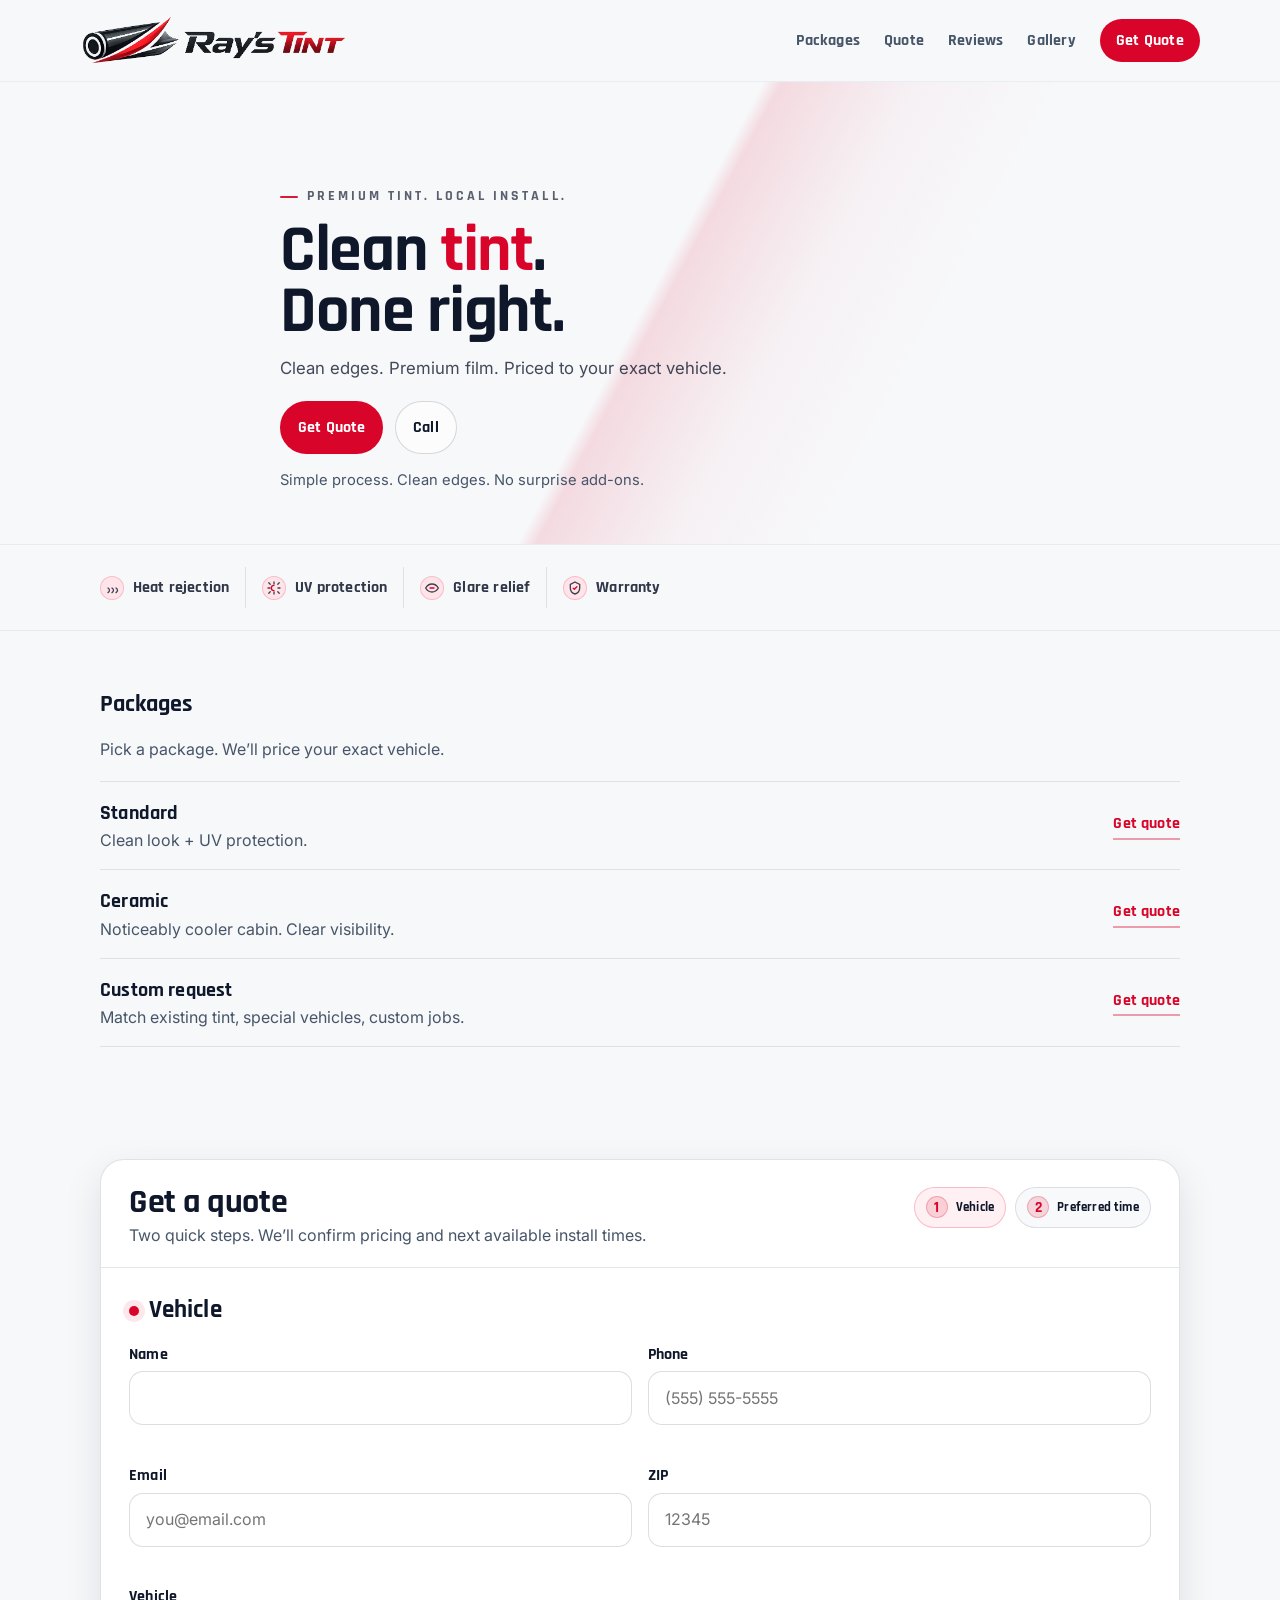
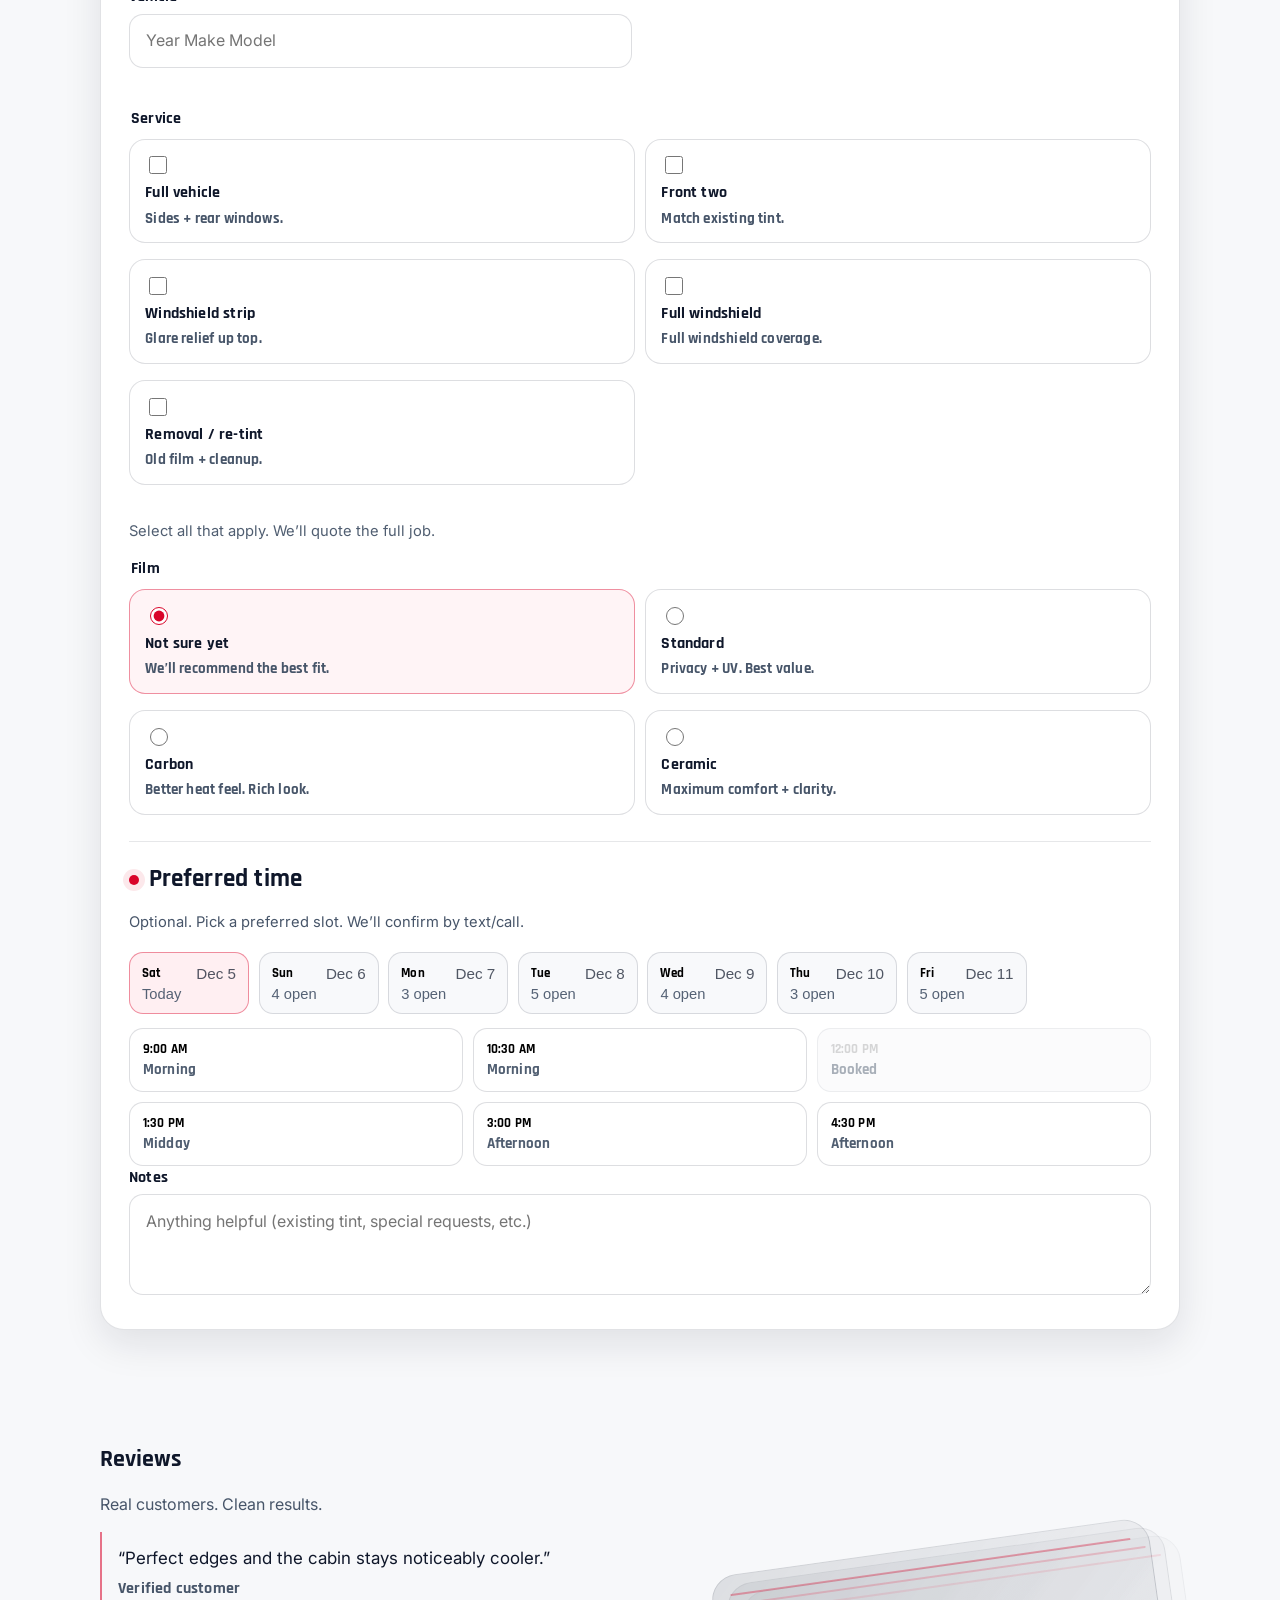
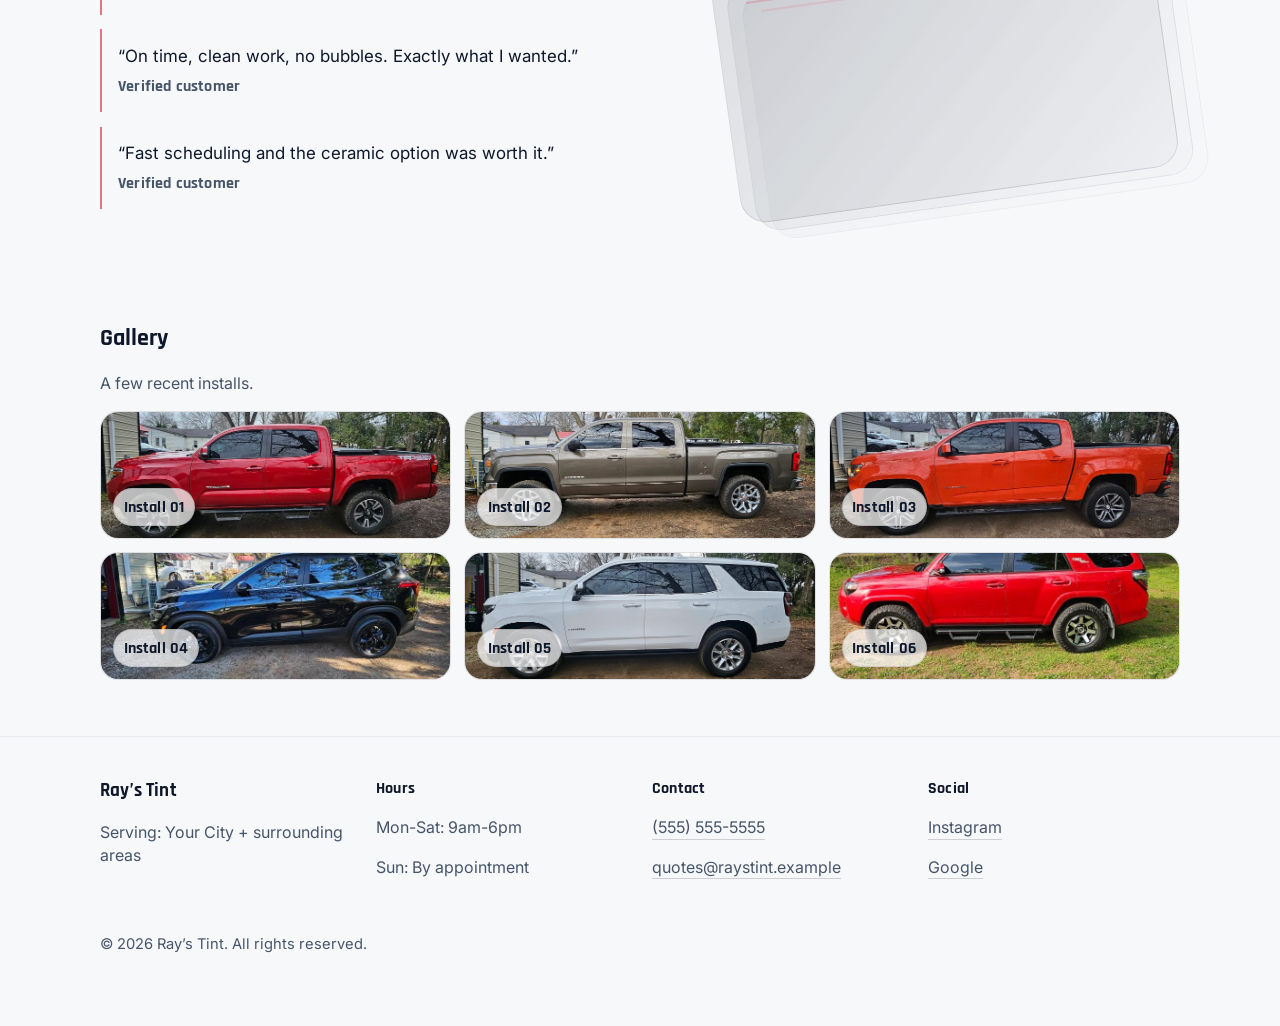
<file: index.html>
<!doctype html>
<html lang="en">
<head>
  <meta charset="utf-8" />
  <meta name="viewport" content="width=device-width, initial-scale=1" />
  <meta name="theme-color" content="#F7F8FA" />

  <title>Ray’s Tint | Clean Tint. Done Right.</title>
  <meta name="description" content="Ray’s Tint provides clean, professional window tint installs done right, with ceramic options, warranty coverage, and fast scheduling." />

  <!-- Optional fonts (safe fallbacks in CSS). Remove if you want zero external requests. -->
  <link rel="preconnect" href="https://fonts.googleapis.com" />
  <link rel="preconnect" href="https://fonts.gstatic.com" crossorigin />
  <link href="https://fonts.googleapis.com/css2?family=Inter:wght@400;600;700&family=Rajdhani:wght@500;600;700&display=swap" rel="stylesheet" />

  <link rel="stylesheet" href="styles.css" />
</head>
<body>
  <a class="skip-link" href="#main">Skip to content</a>

  <!-- Sticky header / top nav -->
  <header class="site-header" id="top">
    <div class="container header-inner">
      <a class="brand" href="#top" aria-label="Ray’s Tint Home">
        <span class="brand-icon" aria-hidden="true">
          <img src="brand/logo-primary-cropped.png" alt="" width="921" height="179" decoding="async" />
        </span>
      </a>

      <nav class="nav" aria-label="Primary navigation">
        <a class="nav-link" href="#packages">Packages</a>
        <a class="nav-link" href="#quote">Quote</a>
        <a class="nav-link" href="#reviews">Reviews</a>
        <a class="nav-link" href="#gallery">Gallery</a>
        <a class="nav-cta" href="#quote">Get Quote</a>
      </nav>

      <!-- Mobile: direct Gallery link (text only) -->
      <a class="nav-mobile-gallery" href="#gallery">Gallery</a>
    </div>
  </header>

  <main id="main">
    <!-- Hero (OPEN - no widgets, no boxes) -->
    <section class="hero" id="home" data-reveal>
      <div class="container hero-inner">
        <p class="eyebrow">Premium tint. Local install.</p>
        <h1>Clean <span class="accent">tint</span>.<br />Done right.</h1>
        <p class="hero-sub">Clean edges. Premium film. Priced to your exact vehicle.</p>

        <div class="hero-actions">
          <a class="btn btn-primary" href="#quote">Get Quote</a>
          <!-- PHONE PLACEHOLDER: Replace the tel: number -->
          <a class="btn btn-ghost" href="tel:+15555555555">Call</a>
        </div>

        <p class="muted small hero-foot">Simple process. Clean edges. No surprise add-ons.</p>
      </div>
    </section>

    <!-- Spec strip (single row; replaces chips + feature cards) -->
    <section class="spec-strip" id="specs" aria-label="Performance specs" data-reveal>
      <div class="container">
        <div class="spec-row" role="list">
          <div class="spec" role="listitem">
            <span class="spec-ico" aria-hidden="true">
              <svg viewBox="0 0 24 24" width="16" height="16" fill="none" xmlns="http://www.w3.org/2000/svg">
                <path d="M6 19c3-2 3-5 0-7m6 7c3-2 3-5 0-7m6 7c3-2 3-5 0-7" stroke="currentColor" stroke-width="2" stroke-linecap="round"/>
              </svg>
            </span>
            <span class="spec-label">Heat rejection</span>
          </div>
          <div class="spec" role="listitem">
            <span class="spec-ico" aria-hidden="true">
              <svg viewBox="0 0 24 24" width="16" height="16" fill="none" xmlns="http://www.w3.org/2000/svg">
                <path d="M12 3v3m0 12v3M4.2 4.2l2.1 2.1m11.4 11.4 2.1 2.1M3 12h3m12 0h3M4.2 19.8l2.1-2.1m11.4-11.4 2.1-2.1" stroke="currentColor" stroke-width="2" stroke-linecap="round"/>
                <path d="M12 8a4 4 0 1 0 0 8" stroke="#D90429" stroke-width="2" stroke-linecap="round"/>
              </svg>
            </span>
            <span class="spec-label">UV protection</span>
          </div>
          <div class="spec" role="listitem">
            <span class="spec-ico" aria-hidden="true">
              <svg viewBox="0 0 24 24" width="16" height="16" fill="none" xmlns="http://www.w3.org/2000/svg">
                <path d="M2.5 12s3.5-6 9.5-6 9.5 6 9.5 6-3.5 6-9.5 6-9.5-6-9.5-6Z" stroke="currentColor" stroke-width="2"/>
                <path d="M9 12l6 0" stroke="#D90429" stroke-width="2" stroke-linecap="round"/>
              </svg>
            </span>
            <span class="spec-label">Glare relief</span>
          </div>
          <div class="spec" role="listitem">
            <span class="spec-ico" aria-hidden="true">
              <svg viewBox="0 0 24 24" width="16" height="16" fill="none" xmlns="http://www.w3.org/2000/svg">
                <path d="M12 3 19 6.5V12c0 4.4-3.1 7.8-7 9-3.9-1.2-7-4.6-7-9V6.5L12 3Z" stroke="currentColor" stroke-width="2"/>
                <path d="M9.2 12.2 11 14l3.8-4" stroke="#D90429" stroke-width="2" stroke-linecap="round" stroke-linejoin="round"/>
              </svg>
            </span>
            <span class="spec-label">Warranty</span>
          </div>
        </div>
      </div>
    </section>

    <!-- Packages (minimal; not card grid) -->
    <section class="section" id="packages" data-reveal>
      <div class="container">
        <div class="section-head">
          <h2>Packages</h2>
          <p class="muted">Pick a package. We’ll price your exact vehicle.</p>
        </div>

        <div class="package-list" aria-label="Tint packages">
          <a class="pkg-row" href="#quote" aria-label="Standard package - Get quote">
            <div class="pkg-main">
              <p class="pkg-name">Standard</p>
              <p class="pkg-desc muted">Clean look + UV protection.</p>
            </div>
            <span class="pkg-cta" aria-hidden="true">Get quote</span>
          </a>
          <a class="pkg-row" href="#quote" aria-label="Ceramic package - Get quote">
            <div class="pkg-main">
              <p class="pkg-name">Ceramic</p>
              <p class="pkg-desc muted">Noticeably cooler cabin. Clear visibility.</p>
            </div>
            <span class="pkg-cta" aria-hidden="true">Get quote</span>
          </a>
          <a class="pkg-row" href="#quote" aria-label="Custom request - Get quote">
            <div class="pkg-main">
              <p class="pkg-name">Custom request</p>
              <p class="pkg-desc muted">Match existing tint, special vehicles, custom jobs.</p>
            </div>
            <span class="pkg-cta" aria-hidden="true">Get quote</span>
          </a>
        </div>
      </div>
    </section>

    <!-- Quote (THE only heavy container) -->
    <section class="section quote" id="quote" data-reveal>
      <div class="container">
        <div class="quote-shell" aria-label="Quote form">
          <div class="quote-top">
            <div>
              <h2>Get a quote</h2>
              <p class="muted">Two quick steps. We’ll confirm pricing and next available install times.</p>
            </div>

            <div class="quote-steps" aria-label="Steps">
              <button class="qstep" type="button" data-step-btn="1" aria-current="step">
                <span class="qstep-num">1</span>
                <span class="qstep-label">Vehicle</span>
              </button>
              <button class="qstep" type="button" data-step-btn="2">
                <span class="qstep-num">2</span>
                <span class="qstep-label">Preferred time</span>
              </button>
            </div>
          </div>

          <div class="quote-body">
            <form id="quoteForm" class="quote-form" novalidate data-step="1">
              <div class="form-step" data-step="1" aria-label="Step 1: Vehicle">
                <h3 class="step-title"><span class="step-dot" aria-hidden="true"></span>Vehicle</h3>

                <div class="form-grid">
                  <div class="field">
                    <label for="name">Name</label>
                    <input id="name" name="name" autocomplete="name" required />
                    <p class="error" data-for="name" aria-live="polite"></p>
                  </div>

                  <div class="field">
                    <label for="phone">Phone</label>
                    <input id="phone" name="phone" inputmode="tel" autocomplete="tel" placeholder="(555) 555-5555" />
                    <p class="error" data-for="phone" aria-live="polite"></p>
                  </div>

                  <div class="field">
                    <label for="email">Email</label>
                    <input id="email" name="email" type="email" autocomplete="email" placeholder="you@email.com" />
                    <p class="error" data-for="email" aria-live="polite"></p>
                  </div>

                  <div class="field">
                    <label for="zip">ZIP</label>
                    <input id="zip" name="zip" inputmode="numeric" autocomplete="postal-code" placeholder="12345" required />
                    <p class="error" data-for="zip" aria-live="polite"></p>
                  </div>

                  <div class="field">
                    <label for="vehicle">Vehicle</label>
                    <input id="vehicle" name="vehicle" placeholder="Year Make Model" required />
                    <p class="error" data-for="vehicle" aria-live="polite"></p>
                  </div>

                  <div class="field field-full">
                    <fieldset class="tile-group" aria-label="Services" role="group">
                      <legend>Service</legend>

                      <div class="tiles" role="list">
                        <label class="tile" role="listitem">
                          <input type="checkbox" name="serviceType" value="Full Vehicle Tint" />
                          <span class="tile-main">
                            <span class="tile-title">Full vehicle</span>
                            <span class="tile-sub muted">Sides + rear windows.</span>
                          </span>
                        </label>

                        <label class="tile" role="listitem">
                          <input type="checkbox" name="serviceType" value="Front Two" />
                          <span class="tile-main">
                            <span class="tile-title">Front two</span>
                            <span class="tile-sub muted">Match existing tint.</span>
                          </span>
                        </label>

                        <label class="tile" role="listitem">
                          <input type="checkbox" name="serviceType" value="Windshield Strip" />
                          <span class="tile-main">
                            <span class="tile-title">Windshield strip</span>
                            <span class="tile-sub muted">Glare relief up top.</span>
                          </span>
                        </label>

                        <label class="tile" role="listitem">
                          <input type="checkbox" name="serviceType" value="Full Windshield" />
                          <span class="tile-main">
                            <span class="tile-title">Full windshield</span>
                            <span class="tile-sub muted">Full windshield coverage.</span>
                          </span>
                        </label>

                        <label class="tile" role="listitem">
                          <input type="checkbox" name="serviceType" value="Removal / Re-tint" />
                          <span class="tile-main">
                            <span class="tile-title">Removal / re-tint</span>
                            <span class="tile-sub muted">Old film + cleanup.</span>
                          </span>
                        </label>
                      </div>

                      <p class="error" data-for="serviceType" aria-live="polite"></p>
                      <p class="help">Select all that apply. We’ll quote the full job.</p>
                    </fieldset>
                  </div>

                  <div class="field field-full">
                    <fieldset class="tile-group" aria-label="Film type" role="group">
                      <legend>Film</legend>

                      <div class="tiles tiles-2" role="list">
                        <label class="tile is-radio" role="listitem">
                          <input type="radio" id="filmInterest" name="filmInterest" value="" checked />
                          <span class="tile-main">
                            <span class="tile-title">Not sure yet</span>
                            <span class="tile-sub muted">We’ll recommend the best fit.</span>
                          </span>
                        </label>

                        <label class="tile is-radio" role="listitem">
                          <input type="radio" name="filmInterest" value="Standard" />
                          <span class="tile-main">
                            <span class="tile-title">Standard</span>
                            <span class="tile-sub muted">Privacy + UV. Best value.</span>
                          </span>
                        </label>

                        <label class="tile is-radio" role="listitem">
                          <input type="radio" name="filmInterest" value="Carbon" />
                          <span class="tile-main">
                            <span class="tile-title">Carbon</span>
                            <span class="tile-sub muted">Better heat feel. Rich look.</span>
                          </span>
                        </label>

                        <label class="tile is-radio" role="listitem">
                          <input type="radio" name="filmInterest" value="Ceramic" />
                          <span class="tile-main">
                            <span class="tile-title">Ceramic</span>
                            <span class="tile-sub muted">Maximum comfort + clarity.</span>
                          </span>
                        </label>
                      </div>
                    </fieldset>
                  </div>
                </div>

                <div class="step-actions">
                  <button class="btn btn-primary" type="button" data-step-next>Continue</button>
                  <p class="muted small">Step 2 is optional.</p>
                </div>
              </div>

              <div class="step-divider" role="separator" aria-hidden="true"></div>

              <div class="form-step" data-step="2" aria-label="Step 2: Preferred time">
                <h3 class="step-title"><span class="step-dot" aria-hidden="true"></span>Preferred time</h3>
                <p class="muted small">Optional. Pick a preferred slot. We’ll confirm by text/call.</p>

                <div class="soft-cal" id="softCalendar" aria-label="Select a preferred slot">
                  <div class="soft-cal-days" id="calDays" role="listbox" aria-label="Choose a day"></div>
                  <div class="soft-cal-slots" id="calSlots" role="listbox" aria-label="Choose a time"></div>
                  <input type="hidden" id="appointmentDay" name="appointmentDay" />
                  <input type="hidden" id="appointmentTime" name="appointmentTime" />
                </div>

                <div class="field field-full">
                  <label for="notes">Notes</label>
                  <textarea id="notes" name="notes" rows="3" maxlength="240" placeholder="Anything helpful (existing tint, special requests, etc.)"></textarea>
                </div>

                <div class="step-actions step-actions-2">
                  <button class="btn btn-ghost" type="button" data-step-back>Back</button>
                  <button class="btn btn-primary" type="submit">Request quote</button>
                </div>
              </div>
            </form>

            <div id="successPanel" class="success" hidden role="status" aria-live="polite">
              <h3 tabindex="-1">Request sent</h3>
              <p class="muted">We’ll reach out shortly with your exact quote and next available times.</p>
              <div class="success-actions">
                <a class="btn btn-ghost" href="#top">Back to top</a>
                <button class="btn btn-primary" type="button" id="newRequestBtn">New request</button>
              </div>
            </div>
          </div>
        </div>
      </div>
    </section>

    <!-- Reviews (typography-first; no heavy cards) -->
    <section class="section" id="reviews" data-reveal>
      <div class="container">
        <div class="section-head compact">
          <h2>Reviews</h2>
          <p class="muted">Real customers. Clean results.</p>
        </div>

        <div class="reviews-layout" aria-label="Customer reviews">
          <div>
            <div class="quotes">
              <blockquote class="quote">
                <p>“Perfect edges and the cabin stays noticeably cooler.”</p>
                <footer class="muted">Verified customer</footer>
              </blockquote>
              <blockquote class="quote">
                <p>“On time, clean work, no bubbles. Exactly what I wanted.”</p>
                <footer class="muted">Verified customer</footer>
              </blockquote>
              <blockquote class="quote">
                <p>“Fast scheduling and the ceramic option was worth it.”</p>
                <footer class="muted">Verified customer</footer>
              </blockquote>
            </div>
          </div>

          <!-- Decorative film-stack motif (no content; desktop balances layout) -->
          <div class="reviews-art" aria-hidden="true">
            <div class="film-stack" aria-hidden="true">
              <span class="film f1"></span>
              <span class="film f2"></span>
              <span class="film f3"></span>
            </div>
          </div>
        </div>
      </div>
    </section>

    <!-- Gallery (small, bottom) -->
    <section class="section" id="gallery" data-reveal>
      <div class="container">
        <div class="section-head compact">
          <h2>Gallery</h2>
          <p class="muted">A few recent installs.</p>
        </div>

        <div class="gallery-grid" aria-label="Work gallery">
          <div class="gallery-item" data-title="Install 01" data-src="assets/IMG_0344.JPG" data-pos="50% 50%" aria-label="Install 01 photo">
            <img class="gallery-thumb" src="assets/IMG_0344.JPG" alt="Install 01" loading="lazy" decoding="async" />
            <span class="gallery-badge">Install 01</span>
          </div>
          <div class="gallery-item" data-title="Install 02" data-src="assets/IMG_0350.JPG" data-pos="50% 50%" aria-label="Install 02 photo">
            <img class="gallery-thumb" src="assets/IMG_0350.JPG" alt="Install 02" loading="lazy" decoding="async" />
            <span class="gallery-badge">Install 02</span>
          </div>
          <div class="gallery-item" data-title="Install 03" data-src="assets/IMG_0346.JPG" data-pos="50% 50%" aria-label="Install 03 photo">
            <img class="gallery-thumb" src="assets/IMG_0346.JPG" alt="Install 03" loading="lazy" decoding="async" />
            <span class="gallery-badge">Install 03</span>
          </div>
          <div class="gallery-item" data-title="Install 04" data-src="assets/IMG_0347.JPG" data-pos="50% 50%" aria-label="Install 04 photo">
            <img class="gallery-thumb" src="assets/IMG_0347.JPG" alt="Install 04" loading="lazy" decoding="async" />
            <span class="gallery-badge">Install 04</span>
          </div>
          <div class="gallery-item" data-title="Install 05" data-src="assets/IMG_0352.JPG" data-pos="50% 50%" aria-label="Install 05 photo">
            <img class="gallery-thumb" src="assets/IMG_0352.JPG" alt="Install 05" loading="lazy" decoding="async" />
            <span class="gallery-badge">Install 05</span>
          </div>
          <div class="gallery-item" data-title="Install 06" data-src="assets/IMG_0349.JPG" data-pos="50% 50%" aria-label="Install 06 photo">
            <img class="gallery-thumb" src="assets/IMG_0349.JPG" alt="Install 06" loading="lazy" decoding="async" />
            <span class="gallery-badge">Install 06</span>
          </div>
        </div>
      </div>
    </section>
  </main>

  <!-- Footer -->
  <footer class="footer">
    <div class="container footer-grid">
      <div>
        <p class="footer-brand">Ray’s Tint</p>
        <!-- SERVICE AREA PLACEHOLDER: Replace with your city/region -->
        <p class="muted">Serving: Your City + surrounding areas</p>
      </div>

      <div>
        <p class="footer-title">Hours</p>
        <p class="muted">Mon-Sat: 9am-6pm</p>
        <p class="muted">Sun: By appointment</p>
      </div>

      <div>
        <p class="footer-title">Contact</p>
        <!-- PHONE PLACEHOLDER: Replace the number and keep the tel: link -->
        <p class="muted"><a class="footer-link" href="tel:+15555555555">(555) 555-5555</a></p>
        <p class="muted"><a class="footer-link" href="mailto:quotes@raystint.example">quotes@raystint.example</a></p>
      </div>

      <div>
        <p class="footer-title">Social</p>
        <!-- SOCIAL PLACEHOLDERS: Replace with real links -->
        <p class="muted"><a class="footer-link" href="#">Instagram</a></p>
        <p class="muted"><a class="footer-link" href="#">Google</a></p>
      </div>
    </div>

    <div class="container footer-bottom">
      <p class="muted small">© <span id="year"></span> Ray’s Tint. All rights reserved.</p>
    </div>
  </footer>

  <!-- Sticky mobile bottom bar -->
  <div class="bottom-bar" role="region" aria-label="Quick actions">
    <!-- PHONE PLACEHOLDER: Replace the tel: number -->
    <a class="bb-btn bb-call" href="tel:+15555555555">Call</a>
    <div class="bb-quote-wrap" role="group" aria-label="Quote actions">
      <a class="bb-btn bb-quote" href="#quote">Get Quote</a>
      <button class="bb-btn bb-admin" type="button" id="adminToggle" aria-label="Admin controls" aria-expanded="false" aria-controls="adminPanel">⋮</button>
    </div>
  </div>

  <!-- Admin panel (soft version only): adjust gallery thumbnail framing locally -->
  <div class="admin" id="adminPanel" aria-hidden="true" role="dialog" aria-label="Admin controls" hidden>
    <div class="admin-overlay" data-admin-close="true"></div>
    <div class="admin-card" role="document">
      <div class="admin-head">
        <p class="admin-title">Admin</p>
        <button class="icon-btn" type="button" data-admin-close="true" aria-label="Close admin">×</button>
      </div>

      <div class="admin-body">
        <p class="muted small">Adjust gallery thumbnail framing (saved on this device only).</p>

        <div class="admin-list" id="adminCropList" aria-label="Thumbnail framing controls"></div>

        <div class="admin-actions">
          <button class="btn btn-ghost" type="button" id="adminReset">Reset</button>
          <button class="btn btn-primary" type="button" id="adminCopy">Copy settings</button>
        </div>
        <p class="muted small" id="adminStatus" aria-live="polite"></p>
      </div>
    </div>
  </div>

  <script src="script.js" defer></script>
</body>
</html>
</file>
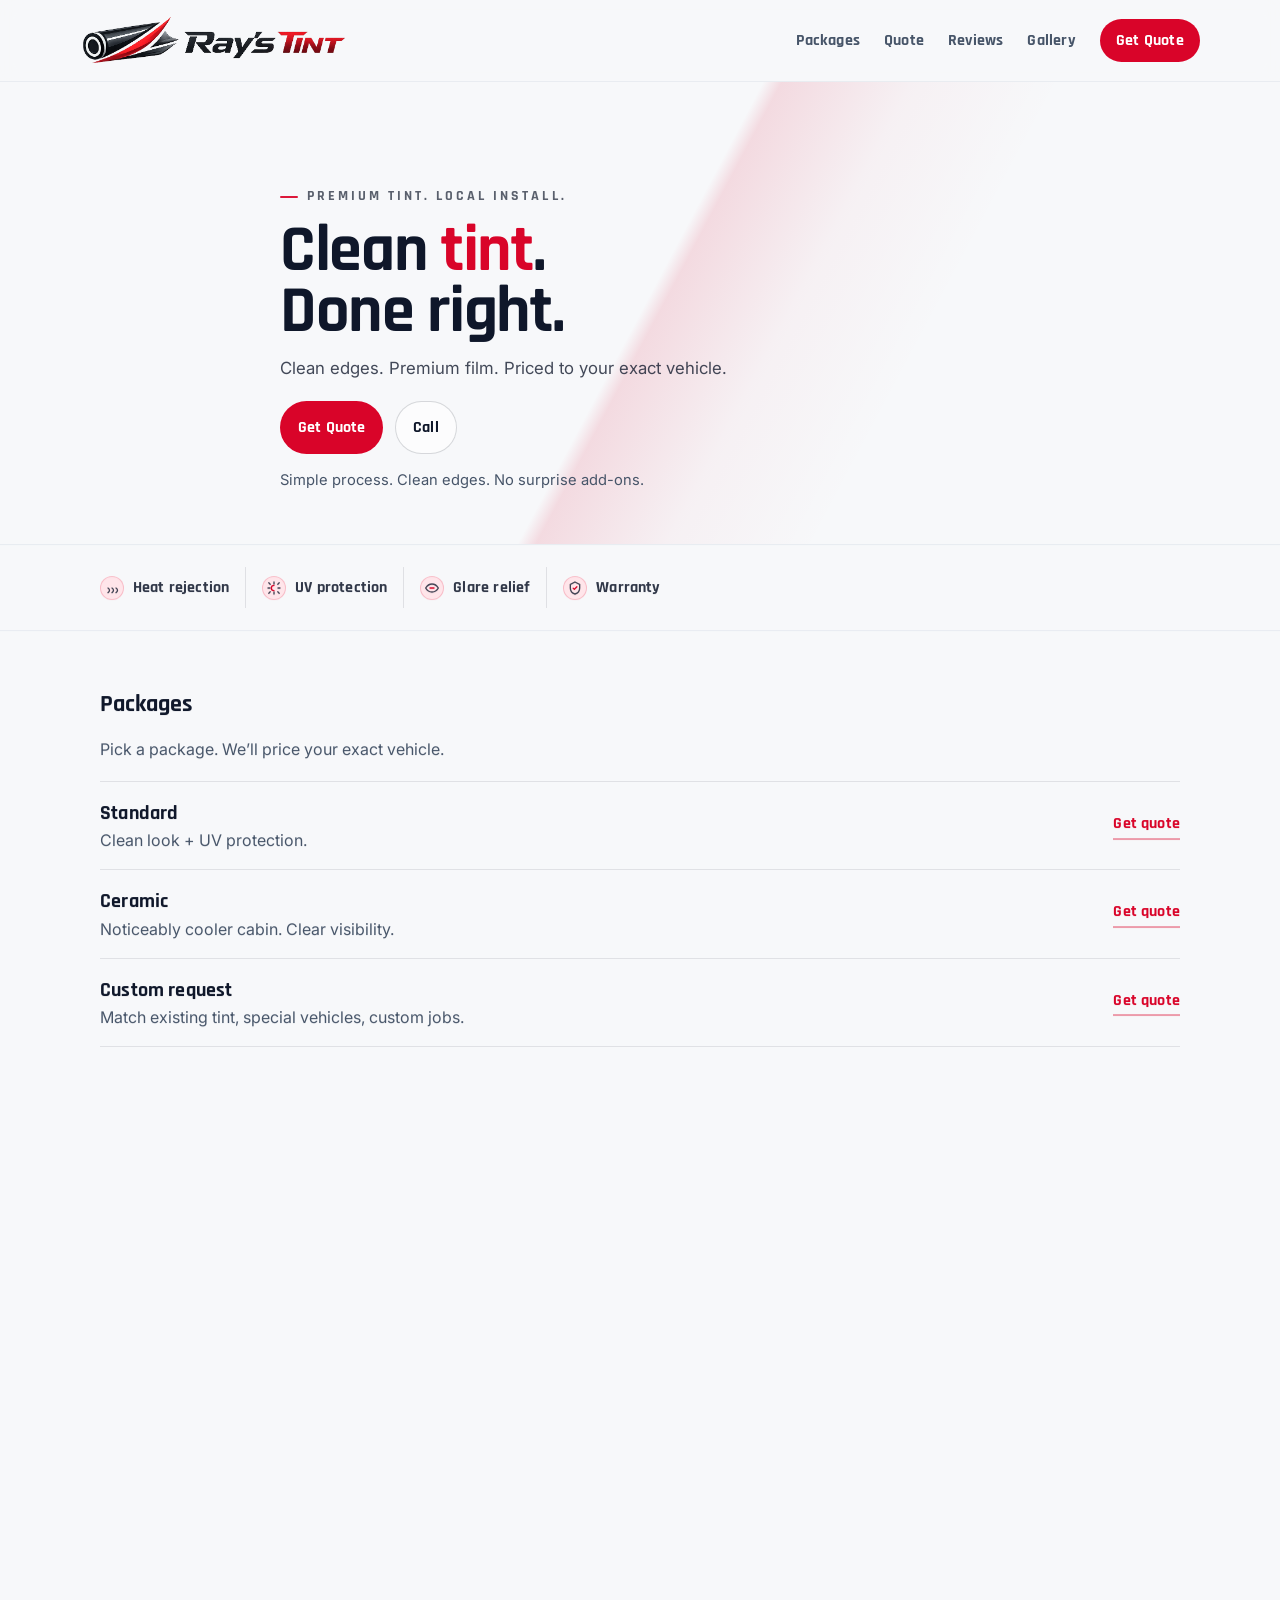
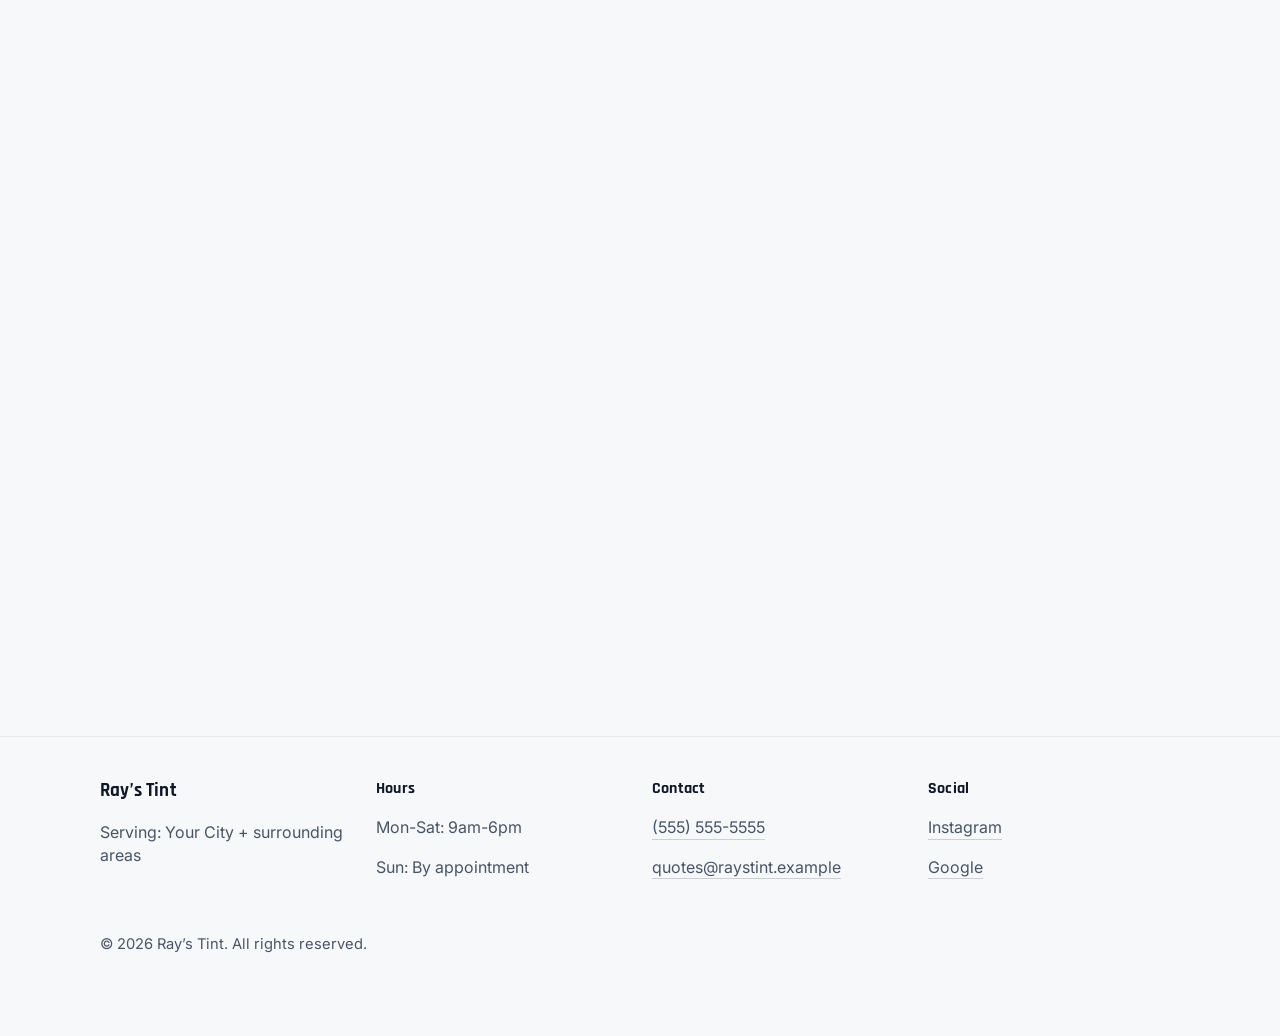
<file: Mock.html>
<!doctype html>
<html lang="en">
<head>
	<meta charset="utf-8" />
	<meta name="viewport" content="width=device-width, initial-scale=1" />
	<meta http-equiv="refresh" content="0; url=./index.html" />
	<title>Ray’s Tint</title>
	<style>
		body{font-family:system-ui,-apple-system,Segoe UI,Roboto,Arial; margin:2rem; color:#0F172A;}
		a{color:#D90429; text-decoration:none; font-weight:700;}
	</style>
</head>
<body>
	<p>Opening the redesigned site… If you’re not redirected, open <a href="./index.html">index.html</a>.</p>
</body>
</html>
</file>
<file: styles.css>
:root{
  /* Non-negotiable tokens */
  --bg: #F7F8FA;
  --surface: #FFFFFF;
  --border: #E6EAF0;
  --text: #0F172A;
  --muted: #475569;

  --accent: #D90429;
  --accentRgb: 217, 4, 41;
  --accentSoft: #FFE5EA;

  --radius: 18px;
  --radius2: 14px;
  --container: 1120px;

  --shadow: 0 1px 2px rgba(15, 23, 42, .06);
  --shadow2: 0 14px 38px rgba(15, 23, 42, .10);
  --ease: cubic-bezier(.2,.8,.2,1);

  /* Typography */
  --body: Inter, ui-sans-serif, system-ui, -apple-system, Segoe UI, Roboto, Helvetica, Arial;
  --heading: Rajdhani, "Arial Narrow", "Bahnschrift", Impact, var(--body);
}

*{ box-sizing: border-box; }
html{ scroll-behavior: smooth; }
html, body{ overflow-x: hidden; }
body{
  margin: 0;
  color: var(--text);
  background: var(--bg);
  font-family: var(--body);
  line-height: 1.45;
}

h1,h2,h3{ font-family: var(--heading); margin: 0 0 .35rem; }

a{ color: inherit; text-decoration: none; }

.container{
  width: 100%;
  max-width: var(--container);
  margin-inline: auto;
  padding-left: max(1.25rem, env(safe-area-inset-left));
  padding-right: max(1.25rem, env(safe-area-inset-right));
}

.small{ font-size: .92rem; }
.muted{ color: var(--muted); }

.skip-link{
  position: absolute;
  left: 1rem;
  top: 1rem;
  padding: .6rem .85rem;
  border-radius: 999px;
  background: var(--surface);
  border: 1px solid var(--border);
  transform: translateY(-150%);
  transition: transform .2s var(--ease);
  z-index: 9999;
}
.skip-link:focus{ transform: translateY(0); outline: none; }

.sr-only{
  position:absolute;
  width: 1px;
  height: 1px;
  padding: 0;
  margin: -1px;
  overflow: hidden;
  clip: rect(0,0,0,0);
  white-space: nowrap;
  border: 0;
}

/* Header */
.site-header{
  position: sticky;
  top: 0;
  z-index: 1000;
  background: rgba(247,248,250,.86);
  backdrop-filter: blur(10px);
  -webkit-backdrop-filter: blur(10px);
  border-bottom: 1px solid rgba(230,234,240,.82);
  transition: box-shadow .18s var(--ease);
}
.site-header.is-scrolled{
  box-shadow: var(--shadow);
}
.header-inner{
  display:flex;
  align-items:center;
  justify-content: space-between;
  padding: .9rem 0;
  gap: 1rem;
}

.brand{
  display:flex;
  align-items:center;
  gap: .65rem;
  text-decoration: none;
  flex: 1 1 auto;
  min-width: 0;
}
.brand-icon{
  display:block;
  height: 48px; /* Slightly smaller to feel less crowded */
  width: auto;
  max-width: 100%;
}
.brand-icon img{
  width: auto;
  height: 100%;
  display:block;
  object-fit: contain;
  object-position: left center;
}
.brand-name{
  font-family: var(--heading);
  font-weight: 700;
  letter-spacing: .2px;
  font-size: 1.15rem;
  line-height: 1;
  white-space: nowrap;
}
.brand-accent{ color: var(--accent); }

.nav{ display:none; align-items:center; gap: 1rem; }
.nav-link{
  color: var(--muted);
  font-weight: 700;
  font-family: var(--heading);
  letter-spacing: .2px;
  font-size: 1.02rem;
  padding: .25rem .25rem;
}
.nav-link:hover{ color: var(--text); }

.nav-cta{
  margin-left: .25rem;
  background: var(--accent);
  color: #fff;
  border-radius: 999px;
  padding: .58rem .95rem;
  font-family: var(--heading);
  font-weight: 700;
  letter-spacing: .2px;
  border: 1px solid rgba(var(--accentRgb),.20);
  transition: transform .18s var(--ease), filter .18s var(--ease);
}
.nav-cta:hover{ transform: translateY(-1px); filter: saturate(1.05) contrast(1.05); }

/* Mobile "Gallery" Link (replaces Menu) */
.nav-mobile-gallery{
  display: inline-block;
  padding: .5rem .75rem;
  margin-right: .25rem;
  background: transparent;
  border: none;
  color: var(--text);
  font-family: var(--heading);
  font-weight: 800;
  letter-spacing: .5px;
  font-size: .82rem;
  text-transform: uppercase;
  line-height: 1;
  white-space: nowrap;
  flex: 0 0 auto;
}
.nav-mobile-gallery:hover{ background: transparent; color: var(--accent); }

/* Hamburger removed */
.mobile-menu{ display: none; }

/* Sections */
.section{ padding: 3.5rem 0; }
.section-head{ margin-bottom: 1.25rem; }
.section-head.compact{ margin-bottom: .85rem; }

.eyebrow{
  display:inline-flex;
  align-items:center;
  gap: .55rem;
  font-family: var(--heading);
  font-weight: 700;
  letter-spacing: .22em;
  text-transform: uppercase;
  font-size: .86rem;
  color: rgba(15,23,42,.68);
  margin: 0 0 .8rem;
}
.eyebrow::before{
  content:"";
  width: 18px;
  height: 2px;
  border-radius: 2px;
  background: rgba(var(--accentRgb), .92);
}

/* Hero (OPEN; minimal surfaces) */
.hero{
  position: relative;
  padding: 4.4rem 0 2.2rem;
  overflow: hidden;
}
.hero::before{
  content:"";
  position:absolute;
  inset: -10% -12%;
  background:
    linear-gradient(118deg,
      transparent 0%,
      transparent 50%,
      rgba(var(--accentRgb), .12) 51%,
      rgba(var(--accentRgb), .03) 58%,
      transparent 66%
    );
  pointer-events: none;
}
/* Hero film-stack motif moved to Reviews (layout felt awkward in hero) */
.hero::after{ content: none; }

.hero-inner{ position: relative; z-index: 1; max-width: 760px; }

h1{
  font-size: clamp(2.6rem, 9vw, 4.15rem);
  line-height: .92;
  letter-spacing: -.02em;
}
.accent{ color: var(--accent); }

.hero-sub{
  margin: .85rem 0 1.35rem;
  font-size: 1.05rem;
  max-width: 52ch;
  color: rgba(15,23,42,.78);
}

.hero-actions{ display:flex; gap: .75rem; flex-wrap: wrap; }

.btn{
  display:inline-flex;
  align-items:center;
  justify-content:center;
  border-radius: 999px;
  padding: .85rem 1.05rem;
  border: 1px solid transparent;
  font-weight: 700;
  font-family: var(--heading);
  letter-spacing: .18px;
  transition: transform .18s var(--ease), background .18s var(--ease), border-color .18s var(--ease);
  user-select: none;
}
.btn:active{ transform: translateY(1px); }
.btn:focus{ outline: 2px solid rgba(var(--accentRgb),.24); outline-offset: 2px; }

.btn-primary{
  background: var(--accent);
  color: #fff;
  border-color: rgba(var(--accentRgb),.25);
}
.btn-primary:hover{ transform: translateY(-1px); }

.btn-ghost{
  background: rgba(255,255,255,.62);
  border-color: rgba(15,23,42,.16);
  color: var(--text);
}
.btn-ghost:hover{ transform: translateY(-1px); border-color: rgba(var(--accentRgb),.28); }

.hero-foot{ margin-top: 1rem; }

/* Spec strip (single row) */
.spec-strip{ padding: 1rem 0; border-top: 1px solid rgba(230,234,240,.9); border-bottom: 1px solid rgba(230,234,240,.9); }
.spec-row{
  display:grid;
  grid-template-columns: repeat(2, minmax(0, 1fr));
  gap: .35rem .95rem;
  padding: .35rem 0;
}
.spec{
  display:flex;
  align-items:center;
  gap: .55rem;
  padding: .55rem 0;
  border-right: none;
  background: transparent;
  min-width: 0;
  color: rgba(15,23,42,.86);
}

@media (min-width: 560px){
  .spec-row{ grid-template-columns: repeat(4, minmax(0, 1fr)); }
}

@media (min-width: 860px){
  .spec-row{
    display:flex;
    gap: 0;
  }
  .spec{
    padding: .55rem 1rem;
    border-right: 1px solid rgba(15,23,42,.10);
    flex: 0 0 auto;
  }
  .spec:last-child{ border-right: none; padding-right: 0; }
  .spec:first-child{ padding-left: 0; }
}
.spec-ico{
  width: 24px;
  height: 24px;
  border-radius: 999px;
  display:inline-flex;
  align-items:center;
  justify-content:center;
  background: var(--accentSoft);
  color: rgba(15,23,42,.80);
  border: 1px solid rgba(var(--accentRgb),.18);
}
.spec-label{
  font-family: var(--heading);
  font-weight: 700;
  letter-spacing: .18px;
}

/* Packages (rows; minimal) */
.package-list{ display:grid; border-top: 1px solid rgba(15,23,42,.10); }
.pkg-row{
  display:flex;
  align-items:center;
  justify-content: space-between;
  gap: 1rem;
  padding: 1.05rem 0;
  border-bottom: 1px solid rgba(15,23,42,.10);
}
.pkg-name{
  font-family: var(--heading);
  font-weight: 700;
  letter-spacing: .18px;
  font-size: 1.25rem;
  margin: 0;
}
.pkg-desc{ margin: .1rem 0 0; }
.pkg-cta{
  font-family: var(--heading);
  font-weight: 700;
  letter-spacing: .18px;
  color: var(--accent);
  border-bottom: 2px solid rgba(var(--accentRgb), .38);
  padding-bottom: .15rem;
  flex: 0 0 auto;
}
.pkg-row:hover .pkg-cta{ border-bottom-color: rgba(var(--accentRgb), .65); }

/* Quote (the one big card) */
.quote-shell{
  width: 100%;
  margin-inline: auto;
  background: var(--surface);
  border: 1px solid rgba(15,23,42,.12);
  border-radius: 24px;
  box-shadow: var(--shadow2);
  overflow: hidden;
}
.quote-top{
  padding: 1.35rem 1.25rem 1.1rem;
  display:flex;
  align-items:flex-start;
  justify-content: space-between;
  gap: 1rem;
  border-bottom: 1px solid rgba(15,23,42,.10);
}
.quote-top p{ margin: .35rem 0 0; max-width: 52ch; }
.quote-top h2{
  font-size: 2.1rem;
  line-height: .95;
  letter-spacing: -.01em;
}

.quote-steps{ display:flex; gap: .55rem; flex: 0 0 auto; }
.qstep{
  cursor: pointer;
  display:flex;
  align-items:center;
  gap: .5rem;
  border: 1px solid rgba(15,23,42,.12);
  background: rgba(247,248,250,.8);
  padding: .55rem .7rem;
  border-radius: 999px;
  font-family: var(--heading);
  font-weight: 700;
  letter-spacing: .18px;
  color: var(--text);
  transition: transform .18s var(--ease), border-color .18s var(--ease), background .18s var(--ease);
}
.qstep[aria-current="step"]{ border-color: rgba(var(--accentRgb), .22); background: rgba(255,229,234,.55); }
.qstep:hover{ transform: translateY(-1px); border-color: rgba(var(--accentRgb), .22); }
.qstep-num{
  width: 22px;
  height: 22px;
  border-radius: 999px;
  display:inline-flex;
  align-items:center;
  justify-content:center;
  background: rgba(var(--accentRgb), .14);
  color: var(--accent);
  border: 1px solid rgba(var(--accentRgb), .22);
  font-size: .95rem;
}

.quote-body{ padding: 1.15rem 1.25rem 1.35rem; }

/* Wizard behavior (mobile-first): hide Step 2 until selected */
.quote-form[data-step="1"] .form-step[data-step="2"],
.quote-form[data-step="1"] .step-divider{ display:none; }
.quote-form[data-step="1"] .step-actions-2{ display:none; }
.quote-form[data-step="2"] .form-step[data-step="1"]{ display:none; }

.step-actions{
  display:flex;
  align-items:center;
  justify-content: space-between;
  gap: 1rem;
  margin-top: 1.1rem;
  flex-wrap: wrap;
}
.step-actions-2{ margin-top: 1rem; }
.step-actions-2 .btn{ flex: 1 1 auto; }
.step-actions-2 .btn.btn-ghost{ flex: 0 0 auto; }

.step-title{
  display:flex;
  align-items:center;
  gap: .6rem;
  margin: .2rem 0 .85rem;
  font-size: 1.55rem;
  letter-spacing: .18px;
}
.step-dot{
  width: 10px;
  height: 10px;
  border-radius: 999px;
  background: var(--accent);
  box-shadow: 0 0 0 6px rgba(var(--accentRgb), .09);
}

.step-divider{ height: 1px; background: rgba(15,23,42,.10); margin: 1.25rem 0; }

.form-grid{ display:grid; grid-template-columns: 1fr; gap: .95rem; }
.field label{
  display:block;
  font-family: var(--heading);
  font-weight: 700;
  letter-spacing: .18px;
  margin: 0 0 .35rem;
}

input, select, textarea{
  width: 100%;
  border: 1px solid rgba(15,23,42,.14);
  border-radius: 14px;
  padding: .9rem 1rem;
  font: inherit;
  background: #fff;
  color: var(--text);
  outline: none;
  transition: border-color .18s var(--ease), transform .18s var(--ease);
}
textarea{ resize: vertical; min-height: 96px; }
input:focus, select:focus, textarea:focus{ border-color: rgba(var(--accentRgb), .45); box-shadow: 0 0 0 4px rgba(var(--accentRgb), .10); }

.help{ margin: .4rem 0 0; font-size: .92rem; color: rgba(71,85,105,.95); }
.error{ margin: .45rem 0 0; font-size: .92rem; color: var(--accent); min-height: 1.1em; }

.field-full{ grid-column: 1 / -1; }

/* Service/film tiles */
.tile-group{ border: 0; padding: 0; margin: 0; }
.tile-group legend{
  display:block;
  font-family: var(--heading);
  font-weight: 800;
  letter-spacing: .18px;
  margin: 0 0 .55rem;
}

.tiles{ display:grid; grid-template-columns: 1fr; gap: .65rem; }
.tiles-2{ grid-template-columns: 1fr; }

.tile{
  display:flex;
  align-items:flex-start;
  gap: .75rem;
  padding: .85rem .95rem;
  border-radius: 16px;
  border: 1px solid rgba(15,23,42,.14);
  background: rgba(255,255,255,.86);
  cursor: pointer;
  transition: transform .18s var(--ease), border-color .18s var(--ease), background .18s var(--ease);
}
.tile:hover{ transform: translateY(-1px); border-color: rgba(var(--accentRgb), .28); }

.tile input{
  width: 18px;
  height: 18px;
  margin-top: .2rem;
  accent-color: var(--accent);
}

.tile-main{ display:block; }
.tile-title{
  display:block;
  font-family: var(--heading);
  font-weight: 800;
  letter-spacing: .18px;
}
.tile-sub{ display:block; margin-top: .18rem; font-size: .92rem; }

.tile:has(input:checked){
  border-color: rgba(var(--accentRgb), .42);
  background: rgba(255,229,234,.42);
}

.soft-cal-days{
  display:flex;
  gap: .6rem;
  overflow-x:auto;
  -webkit-overflow-scrolling: touch;
  scrollbar-width: none;
  padding: .25rem 0 .55rem;
}
.soft-cal-days::-webkit-scrollbar{ display:none; }

.cal-day{
  flex: 0 0 auto;
  border: 1px solid rgba(15,23,42,.14);
  background: rgba(247,248,250,.78);
  border-radius: 14px;
  padding: .7rem .75rem;
  min-width: 120px;
  text-align:left;
  transition: transform .18s var(--ease), border-color .18s var(--ease);
}
.cal-day:hover{ transform: translateY(-1px); border-color: rgba(var(--accentRgb), .28); }
.cal-day[aria-selected="true"]{ border-color: rgba(var(--accentRgb), .42); background: rgba(255,229,234,.6); }
.cal-day-top{ display:flex; justify-content: space-between; gap: .5rem; }
.cal-day-dow{ font-family: var(--heading); font-weight: 700; letter-spacing: .18px; }
.cal-day-date{ color: rgba(15,23,42,.72); font-size: .95rem; }
.cal-day-sub{ display:block; margin-top: .25rem; color: rgba(71,85,105,.92); font-size: .92rem; }

.soft-cal-slots{ display:grid; grid-template-columns: repeat(2, 1fr); gap: .6rem; margin-top: .35rem; }
.cal-slot{
  border: 1px solid rgba(15,23,42,.14);
  background: rgba(255,255,255,.86);
  border-radius: 14px;
  padding: .75rem .8rem;
  text-align:left;
  font-family: var(--heading);
  font-weight: 700;
  letter-spacing: .18px;
  transition: transform .18s var(--ease), border-color .18s var(--ease);
}
.cal-slot-sub{ display:block; margin-top: .12rem; font-size: .92rem; color: rgba(71,85,105,.95); font-weight: 700; }
.cal-slot:hover{ transform: translateY(-1px); border-color: rgba(var(--accentRgb), .28); }
.cal-slot[aria-selected="true"]{ border-color: rgba(var(--accentRgb), .42); background: rgba(255,229,234,.45); }

.cal-slot.is-booked,
.cal-slot:disabled{
  opacity: .55;
  cursor: not-allowed;
  transform: none !important;
  border-color: rgba(15,23,42,.12);
  background: rgba(247,248,250,.78);
}
.cal-slot.is-booked .cal-slot-sub{ color: rgba(71,85,105,.85); }

.form-actions{ display:flex; align-items:center; justify-content: space-between; gap: 1rem; margin-top: 1.15rem; flex-wrap: wrap; }

.success{ padding: 1.25rem 0 0; }
.success-actions{ display:flex; gap: .75rem; flex-wrap: wrap; margin-top: .85rem; }

/* Reviews (quotes) */
.quotes{ display:grid; gap: .9rem; }
.reviews-layout{ display:grid; gap: 1.5rem; }
.quotes{ max-width: 700px; }
.quotes .quote{
  margin: 0;
  padding: .9rem 0 .9rem 1rem;
  border-left: 2px solid rgba(var(--accentRgb), .55);
}
.quotes .quote p{ margin: 0 0 .4rem; font-size: 1.06rem; }
.quotes .quote footer{ font-family: var(--heading); font-weight: 700; letter-spacing: .18px; }

/* Reviews decorative artifact */
.reviews-art{ display:none; }
.film-stack{ position: relative; width: 100%; height: 300px; }
.film{
  position:absolute;
  inset: 14px;
  border-radius: 26px;
  border: 1px solid rgba(15,23,42,.18);
  background: linear-gradient(135deg, rgba(15,23,42,.18), rgba(15,23,42,.03));
}
.film::after{
  content:"";
  position:absolute;
  left: 18px;
  right: 18px;
  top: 18px;
  height: 2px;
  border-radius: 2px;
  background: rgba(var(--accentRgb), .72);
  opacity: .8;
}
.film.f1{
  transform: rotate(-8deg) translate(0, 0);
  opacity: .62;
}
.film.f2{
  transform: rotate(-8deg) translate(14px, 10px);
  opacity: .34;
}
.film.f3{
  transform: rotate(-8deg) translate(28px, 20px);
  opacity: .18;
}

/* Gallery */
.gallery-grid{
  display:grid;
  grid-template-columns: repeat(2, 1fr);
  gap: .8rem;
}
.gallery-item{
  border: 1px solid rgba(15,23,42,.12);
  border-radius: 18px;
  background: linear-gradient(180deg, rgba(255,255,255,.75), rgba(255,255,255,.45));
  min-height: 128px;
  position: relative;
  overflow:hidden;
  cursor: default;
  transition: border-color .18s var(--ease);
}
.gallery-item:hover{ border-color: rgba(var(--accentRgb), .24); }
.gallery-thumb{
  position:absolute;
  inset: 0;
  width: 100%;
  height: 100%;
  object-fit: cover;
  display:block;
}
.gallery-badge{
  position:absolute;
  left: .75rem;
  bottom: .75rem;
  font-family: var(--heading);
  font-weight: 700;
  letter-spacing: .18px;
  background: rgba(255,255,255,.72);
  border: 1px solid rgba(15,23,42,.12);
  padding: .4rem .6rem;
  border-radius: 999px;
}

/* Footer */
.footer{ padding: 2.5rem 0 5.5rem; border-top: 1px solid rgba(230,234,240,.95); }
.footer-grid{ display:grid; gap: 1.5rem; }
.footer-title{ font-family: var(--heading); font-weight: 700; letter-spacing: .18px; margin: 0 0 .25rem; }
.footer-brand{ font-family: var(--heading); font-weight: 800; letter-spacing: .18px; font-size: 1.2rem; margin: 0 0 .35rem; }
.footer-link{ border-bottom: 1px solid rgba(15,23,42,.18); padding-bottom: .1rem; }
.footer-bottom{ padding-top: 1.5rem; }

/* Mobile sticky bottom bar */
.bottom-bar{
  position: fixed;
  left: 0;
  right: 0;
  bottom: 0;
  display:grid;
  grid-template-columns: 1fr 1fr;
  gap: .65rem;
  padding: .75rem 1rem;
  background: rgba(247,248,250,.92);
  backdrop-filter: blur(10px);
  -webkit-backdrop-filter: blur(10px);
  border-top: 1px solid rgba(230,234,240,.9);
  z-index: 1200;
}
.bb-btn{
  display:inline-flex;
  justify-content:center;
  align-items:center;
  border-radius: 999px;
  padding: .78rem 1rem;
  font-family: var(--heading);
  font-weight: 800;
  letter-spacing: .18px;
  border: 1px solid rgba(15,23,42,.14);
  background: rgba(255,255,255,.7);
}
.bb-quote{ background: var(--accent); border-color: rgba(var(--accentRgb), .25); color: #fff; }

.bb-quote-wrap{
  display:flex;
  align-items: stretch;
  gap: .55rem;
}
.bb-quote-wrap .bb-quote{ flex: 1 1 auto; }
.bb-admin{
  width: 48px;
  padding: 0;
  font-size: 1.35rem;
  line-height: 1;
}

/* Admin panel (soft version only) */
.admin{ position: fixed; inset: 0; z-index: 1400; }
.admin-overlay{ position:absolute; inset: 0; background: rgba(15,23,42,.32); }
.admin-card{
  position: relative;
  width: min(92vw, 760px);
  margin: 10vh auto 0;
  background: #fff;
  border-radius: 20px;
  border: 1px solid rgba(15,23,42,.14);
  box-shadow: var(--shadow2);
  overflow:hidden;
}
.admin-head{ display:flex; align-items:center; justify-content: space-between; padding: 1rem 1rem; border-bottom: 1px solid rgba(15,23,42,.10); }
.admin-title{ font-family: var(--heading); font-weight: 800; letter-spacing: .18px; margin: 0; }
.admin-body{ padding: 1rem; max-height: 68vh; overflow:auto; }
.admin-list{ display:grid; gap: .9rem; margin-top: .75rem; }
.admin-row{ border: 1px solid var(--border); border-radius: var(--radius2); background: rgba(247,248,250,.55); padding: .85rem .9rem; }
.admin-row-top{ display:flex; align-items: baseline; justify-content: space-between; gap: 1rem; }
.admin-row-title{ font-family: var(--heading); font-weight: 800; letter-spacing: .18px; }
.admin-row-src{ font-size: .9rem; }
.admin-controls{ display:grid; gap: .6rem; margin-top: .7rem; }
.admin-control{ display:flex; align-items:center; justify-content: space-between; gap: .8rem; }
.admin-control label{ font-family: var(--heading); font-weight: 800; letter-spacing: .16px; }
.admin-control input[type="range"]{ width: min(56vw, 420px); }
.admin-value{ font-variant-numeric: tabular-nums; min-width: 3.2rem; text-align: right; }
.admin-actions{ display:flex; gap: .6rem; margin-top: 1rem; }

/* Modal */
.modal{ position: fixed; inset: 0; z-index: 1300; }
.modal-overlay{ position:absolute; inset: 0; background: rgba(15,23,42,.38); }
.modal-card{
  position: relative;
  width: min(92vw, 640px);
  margin: 10vh auto 0;
  background: #fff;
  border-radius: 20px;
  border: 1px solid rgba(15,23,42,.14);
  box-shadow: var(--shadow2);
  overflow:hidden;
}
.modal-head{ display:flex; align-items:center; justify-content: space-between; padding: 1rem 1rem; border-bottom: 1px solid rgba(15,23,42,.10); }
.modal-title{ font-family: var(--heading); font-weight: 800; letter-spacing: .18px; margin: 0; }
.icon-btn{ width: 40px; height: 40px; border-radius: 999px; border: 1px solid rgba(15,23,42,.14); background: rgba(247,248,250,.9); font-size: 1.3rem; }
.modal-media{
  height: 280px;
  background: linear-gradient(180deg, rgba(255,229,234,.55), rgba(15,23,42,.05));
  display:grid;
  place-items:center;
}
.modal-img{
  width: 100%;
  height: 100%;
  object-fit: contain;
  display:block;
}
.modal-foot{ padding: 1rem; }

/* Reveal motion */
[data-reveal]{ opacity: 0; transform: translateY(10px); transition: opacity .45s var(--ease), transform .45s var(--ease); }
.in-view{ opacity: 1; transform: none; }

/* Hero should never "pulse"/jitter on mobile */
.hero[data-reveal]{
  opacity: 1;
  transform: none;
}

@media (min-width: 700px){
  .soft-cal-slots{ grid-template-columns: repeat(3, 1fr); }
  .footer-grid{ grid-template-columns: repeat(2, 1fr); }
  .gallery-grid{ grid-template-columns: repeat(3, 1fr); }
  .tiles{ grid-template-columns: repeat(2, 1fr); }
  .tiles-2{ grid-template-columns: repeat(2, 1fr); }
}

@media (min-width: 480px){
  .tiles{ grid-template-columns: repeat(2, 1fr); }
  .tiles-2{ grid-template-columns: repeat(2, 1fr); }
}

@media (max-width: 560px){
  .header-inner{ padding: .8rem 0; gap: .75rem; }
  .brand{ padding-left: .2rem; }
  .brand-icon{ height: 40px; }

  .quote-top{ flex-direction: column; align-items:flex-start; }
  .quote-steps{ width: 100%; flex-wrap: wrap; }
  .qstep{ width: auto; }

  .quote-top{ padding: 1.15rem 1rem .95rem; }
  .quote-body{ padding: 1rem 1rem 1.15rem; }

  .form-grid{ gap: .8rem; }
  .field label{ margin: 0 0 .3rem; }
  input, select, textarea{ padding: .82rem .9rem; }

  .tiles{ gap: .55rem; }
  .tile{ padding: .75rem .85rem; }
}

@media (min-width: 980px){
  .nav{ display:flex; }
  .nav-mobile-gallery{ display: none; }
  .mobile-menu{ display:none !important; }

  .brand-icon{
    width: clamp(260px, 28vw, 380px);
    height: 52px;
  }

  .hero{ padding: 6.2rem 0 2.4rem; }

  .reviews-layout{
    grid-template-columns: 1.1fr .9fr;
    align-items: stretch;
    gap: 2.25rem;
  }
  .reviews-art{
    display:flex;
    align-items:center;
    justify-content:center;
  }
  .film-stack{
    height: min(340px, 100%);
  }

  .quote-top{ padding: 1.65rem 1.75rem 1.25rem; }
  .quote-body{ padding: 1.35rem 1.75rem 1.75rem; }

  .form-grid{ grid-template-columns: 1fr 1fr; }
  .field-full{ grid-column: 1 / -1; }

  /* On desktop, show both steps (no wizard hiding) */
  .quote-form[data-step="1"] .form-step[data-step="2"],
  .quote-form[data-step="1"] .step-divider,
  .quote-form[data-step="2"] .form-step[data-step="1"]{ display:block; }
  .step-actions{ display:none; }

  .footer-grid{ grid-template-columns: repeat(4, 1fr); }

  /* Bottom bar only on mobile */
  .bottom-bar{ display:none; }
  .footer{ padding-bottom: 3.5rem; }
}
</file>
